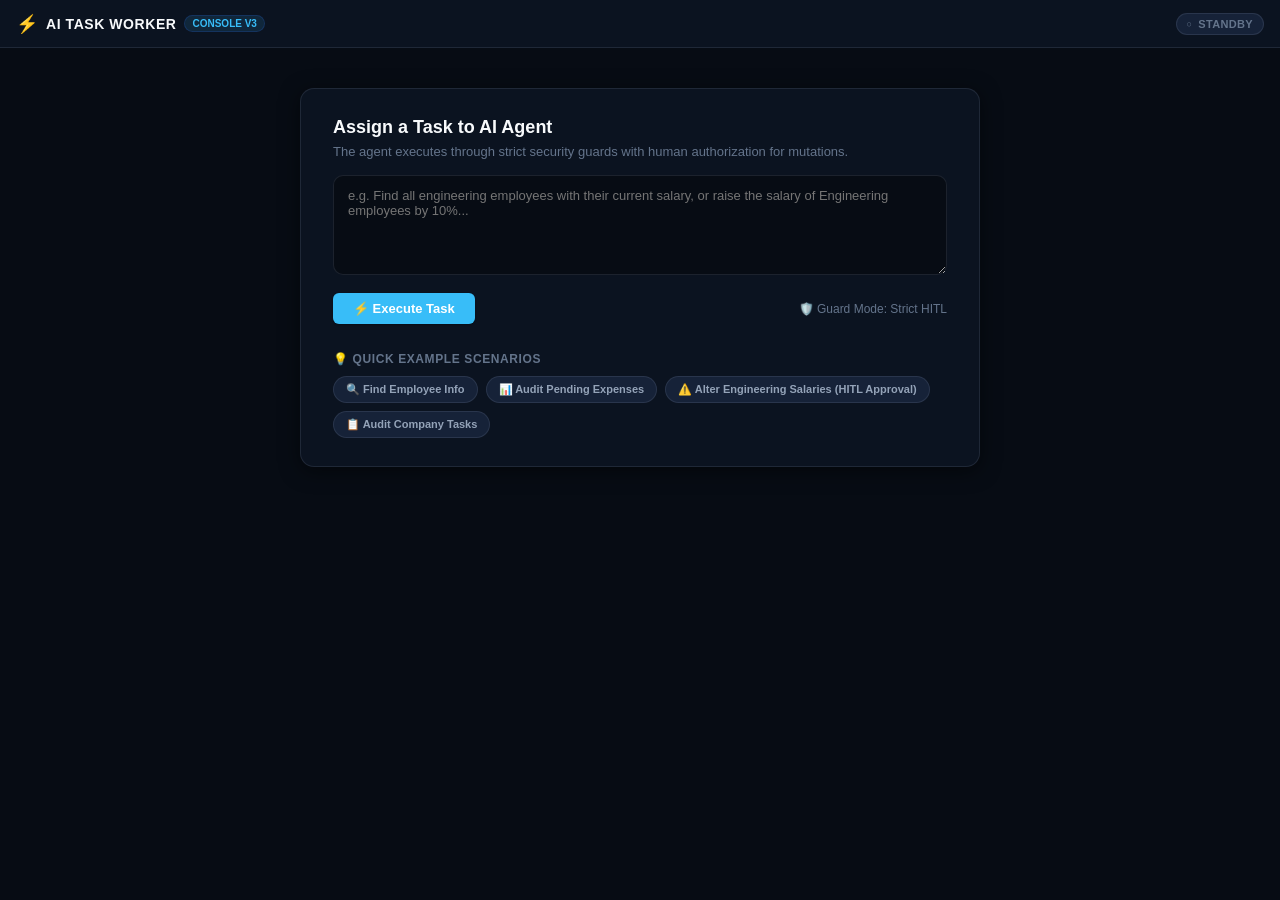
<file: frontend-ai/index.html>
<!DOCTYPE html>
<html lang="en">
<head>
    <meta charset="UTF-8">
    <meta name="viewport" content="width=device-width, initial-scale=1.0">
    <title>AI Task Worker</title>
    <link rel="stylesheet" href="styles/tokens.css">
    <link rel="stylesheet" href="styles/base.css">
    <link rel="stylesheet" href="styles/components.css">
    <link rel="stylesheet" href="styles/motion.css">
</head>
<body>
    <div id="app">
        <!-- Components will mount here -->
    </div>
    
    <script type="module" src="app.js"></script>
</body>
</html>
</file>
<file: frontend-ai/styles/tokens.css>
:root {
    --font-sans: 'Inter', -apple-system, BlinkMacSystemFont, 'Segoe UI', Roboto, Helvetica, Arial, sans-serif;
    --font-mono: 'JetBrains Mono', 'Fira Code', 'Cascadia Code', Consolas, Monaco, monospace;
    
    --color-page: #070c14;
    --color-surface: #0b1320;
    --color-surface-hover: #162238;
    --color-surface-card: #0f1a2e;
    --color-ink: #f8fafc;
    --color-ink-secondary: #94a3b8;
    --color-muted: #64748b;
    --color-border: rgba(148, 163, 184, 0.15);
    --color-border-subtle: rgba(148, 163, 184, 0.08);
    
    --color-primary: #38bdf8;
    --color-primary-soft: rgba(56, 189, 248, 0.12);
    --color-primary-hover: #0284c7;
    
    --color-ok: #10b981;
    --color-ok-soft: rgba(16, 185, 129, 0.12);
    --color-ok-border: rgba(16, 185, 129, 0.3);
    
    --color-warn: #f59e0b;
    --color-warn-soft: rgba(245, 158, 11, 0.12);
    --color-warn-border: rgba(245, 158, 11, 0.3);
    
    --color-danger: #ef4444;
    --color-danger-soft: rgba(239, 68, 68, 0.12);
    --color-danger-border: rgba(239, 68, 68, 0.3);
    
    --color-purple: #a855f7;
    --color-purple-soft: rgba(168, 85, 247, 0.12);
    
    --shadow-sm: 0 1px 2px 0 rgba(0, 0, 0, 0.3);
    --shadow-md: 0 4px 6px -1px rgba(0, 0, 0, 0.4), 0 2px 4px -1px rgba(0, 0, 0, 0.2);
    --shadow-lg: 0 10px 15px -3px rgba(0, 0, 0, 0.5), 0 4px 6px -2px rgba(0, 0, 0, 0.3);
    --shadow-card: 0 4px 20px rgba(0, 0, 0, 0.5);
    
    --radius-sm: 6px;
    --radius-md: 10px;
    --radius-lg: 14px;
    --radius-full: 9999px;
}
</file>
<file: frontend-ai/styles/base.css>
* {
    box-sizing: border-box;
}

html, body {
    background: var(--color-page);
    color: var(--color-ink);
    font-family: var(--font-sans);
    margin: 0;
    padding: 0;
    -webkit-font-smoothing: antialiased;
    -moz-osx-font-smoothing: grayscale;
    height: 100vh;
    max-height: 100vh;
    overflow: hidden; /* STRICT: No outer scrollbar */
}

/* Classic Smooth Scrollbars for Inner Scrollable Areas */
::-webkit-scrollbar {
    width: 6px;
    height: 6px;
}

::-webkit-scrollbar-track {
    background: var(--color-page);
}

::-webkit-scrollbar-thumb {
    background: var(--color-border);
    border-radius: 4px;
}

::-webkit-scrollbar-thumb:hover {
    background: var(--color-muted);
}

code, pre {
    font-family: var(--font-mono);
}
</file>
<file: frontend-ai/styles/components.css>
/* Empty State Landing Screen */
.empty-state-wrapper {
    max-width: 680px;
    margin: 40px auto;
    background: var(--color-surface);
    border: 1px solid var(--color-border);
    border-radius: var(--radius-lg);
    padding: 28px 32px;
    box-shadow: var(--shadow-card);
}

.empty-state-wrapper h2 {
    margin: 0 0 6px;
    font-size: 18px;
    font-weight: 800;
    color: var(--color-ink);
}

.empty-subtitle {
    font-size: 13px;
    color: var(--color-muted);
    margin-bottom: 16px;
}

.task-input-box {
    width: 100%;
    min-height: 100px;
    padding: 12px 14px;
    border: 1px solid var(--color-border);
    border-radius: var(--radius-md);
    font-family: var(--font-sans);
    font-size: 13px;
    color: var(--color-ink);
    background: var(--color-page);
    resize: vertical;
    outline: none;
    margin-bottom: 14px;
    box-sizing: border-box;
    transition: border-color 0.2s ease;
}

.task-input-box:focus {
    border-color: var(--color-primary);
    background: #0f1a2e;
    color: #f8fafc;
    box-shadow: 0 0 0 3px var(--color-primary-soft);
}

.btn-execute {
    background: var(--color-primary);
    color: #ffffff;
    border: none;
    padding: 8px 20px;
    border-radius: var(--radius-sm);
    font-size: 13px;
    font-weight: 700;
    cursor: pointer;
    box-shadow: var(--shadow-sm);
    transition: all 0.15s ease;
}

.btn-execute:hover {
    background: var(--color-primary-hover);
}

.preset-pills {
    display: flex;
    flex-wrap: wrap;
    gap: 8px;
}

.preset-chip {
    background: var(--color-surface-hover);
    border: 1px solid var(--color-border);
    padding: 6px 12px;
    border-radius: var(--radius-full);
    font-size: 11px;
    font-weight: 600;
    color: var(--color-ink-secondary);
    cursor: pointer;
    transition: all 0.15s ease;
}

.preset-chip:hover {
    background: var(--color-primary-soft);
    color: var(--color-primary);
    border-color: rgba(37, 99, 235, 0.3);
}

/* Main Layout Container */
.executive-console-root {
    display: flex;
    flex-direction: column;
    height: calc(100vh - 58px);
    width: 100%;
    max-width: 1360px;
    margin: 0 auto;
    padding: 10px 16px 8px;
    gap: 10px;
    box-sizing: border-box;
    overflow: hidden;
}


/* ==============================================================
   1. APP HEADER
   ============================================================== */
.app-header {
    display: flex;
    justify-content: space-between;
    align-items: center;
    height: 48px;
    padding: 0 16px;
    background: var(--color-surface);
    border-bottom: 1px solid var(--color-border);
    flex-shrink: 0;
}

.brand {
    display: flex;
    align-items: center;
    gap: 8px;
}

.brand-icon {
    font-size: 18px;
    color: var(--color-primary);
}

.brand-title {
    font-size: 14px;
    font-weight: 700;
    letter-spacing: 0.04em;
    color: var(--color-ink);
}

.brand-badge {
    font-size: 10px;
    font-weight: 700;
    text-transform: uppercase;
    background: var(--color-primary-soft);
    color: var(--color-primary);
    padding: 2px 7px;
    border-radius: var(--radius-full);
    border: 1px solid rgba(37, 99, 235, 0.2);
}

.header-right-controls {
    display: flex;
    align-items: center;
    gap: 10px;
}

.header-status-badge {
    display: inline-flex;
    align-items: center;
    gap: 6px;
    padding: 4px 10px;
    border-radius: var(--radius-full);
    font-size: 11px;
    font-weight: 700;
    letter-spacing: 0.03em;
}

.header-status-badge.running {
    background: var(--color-primary-soft);
    color: var(--color-primary);
    border: 1px solid rgba(37, 99, 235, 0.25);
}

.header-status-badge.blocked {
    background: var(--color-warn-soft);
    color: var(--color-warn);
    border: 1px solid var(--color-warn-border);
}

.header-status-badge.done {
    background: var(--color-ok-soft);
    color: var(--color-ok);
    border: 1px solid var(--color-ok-border);
}

.header-status-badge.failed {
    background: var(--color-danger-soft);
    color: var(--color-danger);
    border: 1px solid var(--color-danger-border);
}

.header-status-badge.standby {
    background: var(--color-surface-hover);
    color: var(--color-muted);
    border: 1px solid var(--color-border);
}

.status-indicator-dot {
    font-size: 9px;
}

.header-metric-pill {
    display: inline-flex;
    align-items: center;
    gap: 5px;
    background: var(--color-surface-hover);
    border: 1px solid var(--color-border);
    padding: 4px 9px;
    border-radius: var(--radius-full);
    font-size: 11px;
    color: var(--color-ink-secondary);
}

.btn-header-stop {
    background: var(--color-danger-soft);
    color: var(--color-danger);
    border: 1px solid var(--color-danger-border);
    padding: 4px 10px;
    border-radius: var(--radius-sm);
    font-size: 11px;
    font-weight: 600;
    cursor: pointer;
    transition: all 0.15s ease;
}

.btn-header-stop:hover {
    background: var(--color-danger);
    color: #ffffff;
}

.btn-header-new {
    background: var(--color-primary);
    color: #ffffff;
    border: none;
    padding: 5px 12px;
    border-radius: var(--radius-sm);
    font-size: 11px;
    font-weight: 600;
    cursor: pointer;
    box-shadow: var(--shadow-sm);
    transition: all 0.15s ease;
}

.btn-header-new:hover {
    background: var(--color-primary-hover);
}

/* ==============================================================
   2. TOP LAYER: TASK SUMMARY BAR
   ============================================================== */
.console-task-bar {
    background: var(--color-surface);
    border: 1px solid var(--color-border);
    border-radius: var(--radius-md);
    box-shadow: var(--shadow-sm);
    flex-shrink: 0;
    transition: all 0.2s ease;
}

.task-bar-main {
    display: flex;
    justify-content: space-between;
    align-items: center;
    padding: 8px 14px;
    cursor: pointer;
    gap: 12px;
}

.task-bar-left {
    display: flex;
    align-items: center;
    gap: 8px;
    min-width: 0;
    flex: 1;
}

.task-label-tag {
    font-size: 10px;
    font-weight: 800;
    text-transform: uppercase;
    letter-spacing: 0.05em;
    background: var(--color-surface-hover);
    color: var(--color-muted);
    padding: 2px 6px;
    border-radius: 4px;
    flex-shrink: 0;
}

.task-preview-text {
    font-size: 13px;
    font-weight: 600;
    color: var(--color-ink);
    white-space: nowrap;
    overflow: hidden;
    text-overflow: ellipsis;
}

.task-bar-right {
    display: flex;
    align-items: center;
    gap: 8px;
    flex-shrink: 0;
}

.meta-tag {
    font-size: 11px;
    color: var(--color-muted);
    background: var(--color-surface-hover);
    padding: 3px 8px;
    border-radius: 4px;
    border: 1px solid var(--color-border);
}

.btn-task-toggle {
    background: none;
    border: 1px solid var(--color-border);
    font-size: 11px;
    font-weight: 600;
    color: var(--color-primary);
    padding: 3px 9px;
    border-radius: 4px;
    cursor: pointer;
}

.btn-task-toggle:hover {
    background: var(--color-primary-soft);
}

.task-bar-expanded {
    padding: 10px 14px 12px;
    border-top: 1px solid var(--color-border);
    background: var(--color-page);
    font-size: 12px;
    color: var(--color-ink);
    line-height: 1.5;
}

.expanded-instructions-heading {
    font-size: 11px;
    font-weight: 700;
    text-transform: uppercase;
    letter-spacing: 0.05em;
    color: var(--color-muted);
    margin-bottom: 6px;
}

.expanded-instructions-text {
    margin-bottom: 10px;
    white-space: pre-wrap;
    background: var(--color-surface);
    padding: 8px 12px;
    border-radius: 6px;
    border: 1px solid var(--color-border);
    font-size: 12px;
    line-height: 1.6;
}

.expanded-meta-row {
    display: flex;
    justify-content: space-between;
    align-items: center;
    font-size: 11px;
    color: var(--color-muted);
}

.btn-cancel-task-inline {
    background: var(--color-danger-soft);
    color: var(--color-danger);
    border: 1px solid var(--color-danger-border);
    padding: 3px 8px;
    border-radius: 4px;
    font-size: 11px;
    cursor: pointer;
}

/* ==============================================================
   3. HORIZONTAL EXECUTION PHASE STEPPER
   ============================================================== */
.stepper-container {
    background: var(--color-surface);
    border: 1px solid var(--color-border);
    border-radius: var(--radius-md);
    padding: 8px 16px;
    box-shadow: var(--shadow-sm);
    flex-shrink: 0;
}

.stepper-track {
    display: flex;
    align-items: center;
    justify-content: space-between;
    width: 100%;
}

.stepper-node {
    display: flex;
    align-items: center;
    gap: 7px;
    position: relative;
    z-index: 2;
}

.stepper-dot {
    width: 22px;
    height: 22px;
    border-radius: 50%;
    display: flex;
    align-items: center;
    justify-content: center;
    font-size: 10px;
    font-weight: 700;
    background: var(--color-surface-hover);
    color: var(--color-muted);
    border: 1.5px solid var(--color-border);
    transition: all 0.2s ease;
}

.stepper-label {
    font-size: 11px;
    font-weight: 700;
    letter-spacing: 0.04em;
    color: var(--color-muted);
    text-transform: uppercase;
}

/* Stepper Node Statuses */
.stepper-node.success .stepper-dot {
    background: var(--color-ok);
    color: #ffffff;
    border-color: var(--color-ok);
}

.stepper-node.success .stepper-label {
    color: var(--color-ok);
}

.stepper-node.running .stepper-dot {
    background: var(--color-primary);
    color: #ffffff;
    border-color: var(--color-primary);
    box-shadow: 0 0 0 3px var(--color-primary-soft);
    animation: pulseRing 1.8s infinite;
}

.stepper-node.running .stepper-label {
    color: var(--color-primary);
}

.stepper-node.approval .stepper-dot {
    background: var(--color-warn);
    color: #ffffff;
    border-color: var(--color-warn);
    box-shadow: 0 0 0 3px var(--color-warn-soft);
}

.stepper-node.approval .stepper-label {
    color: var(--color-warn);
}

.stepper-node.failed .stepper-dot {
    background: var(--color-danger);
    color: #ffffff;
    border-color: var(--color-danger);
}

.stepper-node.failed .stepper-label {
    color: var(--color-danger);
}

.stepper-line {
    flex: 1;
    height: 2px;
    background: var(--color-border);
    margin: 0 10px;
    transition: background 0.3s ease;
}

.stepper-line.passed {
    background: var(--color-ok);
}

@keyframes pulseRing {
    0% { box-shadow: 0 0 0 0 rgba(37, 99, 235, 0.4); }
    70% { box-shadow: 0 0 0 6px rgba(37, 99, 235, 0); }
    100% { box-shadow: 0 0 0 0 rgba(37, 99, 235, 0); }
}

/* ==============================================================
   4. HERO LIVE EXECUTION TIMELINE (~70% OF SCREEN)
   ============================================================== */
.live-execution-timeline-container {
    background: var(--color-surface);
    border: 1px solid var(--color-border);
    border-radius: var(--radius-md);
    box-shadow: var(--shadow-sm);
    display: flex;
    flex-direction: column;
    flex: 1;
    min-height: 0;
    overflow: hidden;
}

.timeline-section-header {
    display: flex;
    justify-content: space-between;
    align-items: center;
    padding: 8px 14px;
    background: var(--color-page);
    border-bottom: 1px solid var(--color-border);
    flex-shrink: 0;
}

.timeline-title {
    display: flex;
    align-items: center;
    gap: 7px;
    font-size: 12px;
    font-weight: 800;
    letter-spacing: 0.05em;
    color: var(--color-ink);
}

.pulse-indicator {
    color: var(--color-primary);
    font-size: 10px;
    animation: blinkDot 1.4s infinite;
}

@keyframes blinkDot {
    0%, 100% { opacity: 1; }
    50% { opacity: 0.3; }
}

.timeline-meta {
    font-size: 11px;
    color: var(--color-muted);
    display: flex;
    align-items: center;
    gap: 6px;
}

.live-stream-scrollable-area {
    flex: 1;
    overflow-y: auto;
    padding: 10px 14px;
    display: flex;
    flex-direction: column;
    gap: 10px;
}

/* Subgoal Stream Card */
.subgoal-stream-card {
    background: var(--color-surface);
    border: 1px solid var(--color-border);
    border-radius: var(--radius-sm);
    padding: 10px 12px;
    transition: all 0.2s ease;
}

.subgoal-stream-card.active {
    border-color: rgba(37, 99, 235, 0.4);
    box-shadow: 0 0 0 1px rgba(37, 99, 235, 0.1);
}

.subgoal-stream-card.done {
    border-color: var(--color-border);
    background: #fafcfb;
}

.subgoal-card-header {
    display: flex;
    justify-content: space-between;
    align-items: center;
    margin-bottom: 8px;
}

.subgoal-header-left {
    display: flex;
    align-items: center;
    gap: 8px;
}

.subgoal-number-badge {
    width: 20px;
    height: 20px;
    border-radius: 4px;
    background: var(--color-surface-hover);
    color: var(--color-muted);
    font-size: 10px;
    font-weight: 700;
    display: flex;
    align-items: center;
    justify-content: center;
    border: 1px solid var(--color-border);
}

.subgoal-number-badge.done {
    background: var(--color-ok);
    color: #ffffff;
    border-color: var(--color-ok);
}

.subgoal-number-badge.active {
    background: var(--color-primary);
    color: #ffffff;
    border-color: var(--color-primary);
}

.subgoal-header-title {
    font-size: 13px;
    font-weight: 700;
    color: var(--color-ink);
}

.subgoal-status-badge {
    font-size: 10px;
    font-weight: 700;
    padding: 2px 7px;
    border-radius: 4px;
    letter-spacing: 0.03em;
}

.subgoal-status-badge.done {
    background: var(--color-ok-soft);
    color: var(--color-ok);
}

.subgoal-status-badge.active {
    background: var(--color-primary-soft);
    color: var(--color-primary);
}

.subgoal-status-badge.pending {
    background: var(--color-surface-hover);
    color: var(--color-muted);
}

/* 4-Facet Execution Tree */
.subgoal-facet-tree {
    display: flex;
    flex-direction: column;
    gap: 4px;
    margin-left: 8px;
    padding-left: 12px;
    border-left: 2px solid var(--color-border);
}

.facet-tree-row {
    display: flex;
    justify-content: space-between;
    align-items: center;
    padding: 5px 8px;
    background: var(--color-page);
    border-radius: 4px;
    border: 1px solid var(--color-border-subtle);
    font-size: 12px;
    cursor: pointer;
    transition: all 0.15s ease;
}

.facet-tree-row:hover {
    background: var(--color-surface-hover);
    border-color: var(--color-border);
}

.facet-row-left {
    display: flex;
    align-items: center;
    gap: 8px;
    min-width: 0;
    flex: 1;
}

.facet-icon {
    font-size: 13px;
    flex-shrink: 0;
}

.facet-name-pill {
    font-size: 9px;
    font-weight: 800;
    text-transform: uppercase;
    letter-spacing: 0.05em;
    padding: 2px 5px;
    border-radius: 3px;
    flex-shrink: 0;
}

.facet-name-pill.decide { background: #fef3c7; color: #b45309; }
.facet-name-pill.guard { background: #dbeafe; color: #1e40af; }
.facet-name-pill.act { background: #e0e7ff; color: #3730a3; }
.facet-name-pill.verify { background: #d1fae5; color: #065f46; }

.facet-title-text {
    font-weight: 600;
    color: var(--color-ink);
    flex-shrink: 0;
}

.facet-preview-text {
    color: var(--color-muted);
    font-size: 11px;
    white-space: nowrap;
    overflow: hidden;
    text-overflow: ellipsis;
    min-width: 0;
}

.facet-row-right {
    display: flex;
    align-items: center;
    gap: 8px;
    flex-shrink: 0;
}

.btn-facet-view-response {
    background: none;
    border: none;
    font-size: 11px;
    color: var(--color-primary);
    font-weight: 600;
    cursor: pointer;
    padding: 2px 6px;
    border-radius: 3px;
}

.btn-facet-view-response:hover {
    background: var(--color-primary-soft);
}

.facet-status-pill {
    font-size: 10px;
    font-weight: 700;
    padding: 2px 6px;
    border-radius: 3px;
}

.facet-status-pill.ok { background: var(--color-ok-soft); color: var(--color-ok); }
.facet-status-pill.running { background: var(--color-primary-soft); color: var(--color-primary); }
.facet-status-pill.warn { background: var(--color-warn-soft); color: var(--color-warn); }
.facet-status-pill.pending { color: var(--color-muted); }

/* Human In The Loop Inline Approval Panel */
.hitl-inline-approval-panel {
    background: rgba(245, 158, 11, 0.07);
    border: 1.5px solid rgba(245, 158, 11, 0.4);
    border-radius: var(--radius-sm);
    padding: 12px 14px;
    margin: 8px 0;
    box-shadow: 0 4px 20px rgba(0, 0, 0, 0.4), 0 0 15px rgba(245, 158, 11, 0.12);
    animation: flashBorder 2.5s infinite ease-in-out;
}

@keyframes flashBorder {
    0%, 100% { border-color: rgba(245, 158, 11, 0.35); box-shadow: 0 4px 20px rgba(0, 0, 0, 0.4), 0 0 12px rgba(245, 158, 11, 0.1); }
    50% { border-color: rgba(245, 158, 11, 0.7); box-shadow: 0 4px 25px rgba(0, 0, 0, 0.5), 0 0 20px rgba(245, 158, 11, 0.25); }
}

.hitl-panel-header {
    display: flex;
    justify-content: space-between;
    align-items: flex-start;
    margin-bottom: 6px;
}

.badge-risk {
    font-size: 10px;
    font-weight: 800;
    padding: 2px 6px;
    border-radius: 3px;
    text-transform: uppercase;
}

.badge-risk.high { background: rgba(239, 68, 68, 0.2); color: #fca5a5; border: 1px solid rgba(239, 68, 68, 0.4); }
.badge-risk.critical { background: rgba(220, 38, 38, 0.3); color: #fecaca; border: 1px solid rgba(220, 38, 38, 0.6); }

.hitl-preview-box {
    background: #070c14;
    border: 1px solid rgba(245, 158, 11, 0.25);
    border-radius: 4px;
    padding: 8px;
    margin-bottom: 8px;
}

.hitl-args-preview {
    margin: 0;
    font-size: 11px;
    font-family: var(--font-mono);
    color: #cbd5e1;
    max-height: 100px;
    overflow-y: auto;
}

.hitl-actions-row {
    display: flex;
    justify-content: flex-end;
    gap: 8px;
    margin-top: 6px;
}

.btn-hitl-deny {
    background: rgba(239, 68, 68, 0.1);
    border: 1px solid rgba(239, 68, 68, 0.4);
    color: #f87171;
    padding: 5px 12px;
    border-radius: 4px;
    font-size: 11px;
    font-weight: 700;
    cursor: pointer;
    transition: all 0.2s;
}

.btn-hitl-deny:hover {
    background: rgba(239, 68, 68, 0.2);
    border-color: #ef4444;
}

.btn-hitl-approve {
    background: #059669;
    border: none;
    color: #ffffff;
    padding: 5px 14px;
    border-radius: 4px;
    font-size: 11px;
    font-weight: 700;
    cursor: pointer;
    box-shadow: var(--shadow-sm);
    transition: all 0.2s;
}

.btn-hitl-approve:hover { background: #047857; }

/* ==============================================================
   5. FINAL VERIFIED OUTCOME CARD
   ============================================================== */
.completion-outcome-card {
    background: linear-gradient(180deg, rgba(16, 185, 129, 0.08) 0%, rgba(11, 19, 32, 0.95) 100%);
    border: 1px solid rgba(16, 185, 129, 0.35);
    border-radius: var(--radius-sm);
    padding: 14px 16px;
    box-shadow: 0 4px 20px rgba(0, 0, 0, 0.4);
}

.completion-outcome-card.failed {
    background: linear-gradient(180deg, rgba(239, 68, 68, 0.1) 0%, rgba(11, 19, 32, 0.95) 100%);
    border-color: rgba(239, 68, 68, 0.35);
    box-shadow: 0 4px 20px rgba(0, 0, 0, 0.4);
}

.outcome-header-row {
    display: flex;
    justify-content: space-between;
    align-items: center;
    margin-bottom: 12px;
}

.outcome-title-group {
    display: flex;
    align-items: center;
    gap: 12px;
}

.outcome-badge {
    width: 26px;
    height: 26px;
    border-radius: 50%;
    background: var(--color-ok);
    color: #ffffff;
    display: flex;
    align-items: center;
    justify-content: center;
    font-size: 13px;
    font-weight: 800;
    flex-shrink: 0;
}

.completion-outcome-card.failed .outcome-badge {
    background: var(--color-danger);
}

.outcome-heading {
    font-size: 13px;
    font-weight: 800;
    color: #f8fafc;
    letter-spacing: 0.02em;
}

.outcome-subheading {
    font-size: 11px;
    color: #94a3b8;
    margin-top: 2px;
}

.btn-view-report {
    background: rgba(15, 23, 42, 0.9);
    border: 1px solid rgba(56, 189, 248, 0.4);
    color: #38bdf8;
    font-weight: 700;
    font-size: 11px;
    padding: 6px 14px;
    border-radius: 6px;
    cursor: pointer;
    transition: all 0.2s ease;
}

.btn-view-report:hover {
    background: rgba(56, 189, 248, 0.15);
    border-color: #38bdf8;
    color: #ffffff;
    box-shadow: 0 0 10px rgba(56, 189, 248, 0.2);
}

.outcome-subgoal-pills {
    display: flex;
    flex-wrap: wrap;
    gap: 6px;
    margin-bottom: 12px;
}

.outcome-pill {
    font-size: 11px;
    padding: 4px 10px;
    border-radius: 4px;
    background: rgba(15, 23, 42, 0.7);
    border: 1px solid rgba(148, 163, 184, 0.2);
    color: #cbd5e1;
}

.outcome-pill.done {
    background: rgba(16, 185, 129, 0.12);
    border-color: rgba(16, 185, 129, 0.4);
    color: #34d399;
    font-weight: 600;
}

.outcome-stats-grid {
    display: grid;
    grid-template-columns: repeat(3, 1fr);
    gap: 8px;
    background: rgba(7, 12, 20, 0.6);
    border: 1px solid rgba(148, 163, 184, 0.12);
    padding: 8px 12px;
    border-radius: 6px;
}

.outcome-stat {
    display: flex;
    flex-direction: column;
    gap: 2px;
}

.stat-label {
    font-size: 9px;
    font-weight: 700;
    color: #64748b;
    text-transform: uppercase;
    letter-spacing: 0.05em;
}

.stat-value {
    font-size: 12px;
    font-weight: 700;
    color: #f8fafc;
    font-family: var(--font-mono);
}

/* ==============================================================
   6. COMPACT LIVE EVENT STREAM (FOOTER BAR)
   ============================================================== */
.footer-live-event-bar {
    display: flex;
    justify-content: space-between;
    align-items: center;
    background: var(--color-surface);
    border: 1px solid var(--color-border);
    border-radius: var(--radius-md);
    padding: 6px 14px;
    box-shadow: var(--shadow-sm);
    flex-shrink: 0;
}

.footer-left-events {
    display: flex;
    align-items: center;
    gap: 12px;
    min-width: 0;
    flex: 1;
}

.footer-events-title {
    font-size: 10px;
    font-weight: 800;
    letter-spacing: 0.05em;
    color: var(--color-muted);
    background: var(--color-surface-hover);
    padding: 2px 6px;
    border-radius: 4px;
    flex-shrink: 0;
}

.footer-events-ticker {
    display: flex;
    gap: 14px;
    min-width: 0;
    overflow: hidden;
}

.ticker-item {
    display: flex;
    align-items: center;
    gap: 6px;
    font-size: 11px;
    color: var(--color-ink-secondary);
    white-space: nowrap;
}

.ticker-time {
    font-family: var(--font-mono);
    color: var(--color-muted);
    font-size: 10px;
}

.ticker-icon {
    font-size: 10px;
}

.ticker-item.ok .ticker-icon { color: var(--color-ok); }
.ticker-item.warn .ticker-icon { color: var(--color-warn); }
.ticker-item.guard .ticker-icon { color: var(--color-primary); }

.btn-open-full-trace {
    background: none;
    border: 1px solid var(--color-border);
    font-size: 11px;
    font-weight: 600;
    color: var(--color-primary);
    padding: 4px 10px;
    border-radius: 4px;
    cursor: pointer;
    flex-shrink: 0;
}

.btn-open-full-trace:hover {
    background: var(--color-primary-soft);
}

/* ==============================================================
   7. RIGHT-SIDE INSPECTOR DRAWER
   ============================================================== */
.inspector-drawer-overlay {
    position: fixed;
    top: 0;
    left: 0;
    right: 0;
    bottom: 0;
    background: rgba(15, 23, 42, 0.35);
    backdrop-filter: blur(2px);
    z-index: 9999;
    display: flex;
    justify-content: flex-end;
    animation: fadeIn 0.15s ease-out;
}

.inspector-drawer-panel {
    width: 480px;
    max-width: 90vw;
    height: 100vh;
    background: var(--color-surface);
    box-shadow: -8px 0 25px rgba(0, 0, 0, 0.15);
    display: flex;
    flex-direction: column;
    animation: slideInRight 0.2s cubic-bezier(0.16, 1, 0.3, 1);
}

@keyframes slideInRight {
    from { transform: translateX(100%); }
    to { transform: translateX(0); }
}

@keyframes fadeIn {
    from { opacity: 0; }
    to { opacity: 1; }
}

.inspector-drawer-header {
    display: flex;
    justify-content: space-between;
    align-items: center;
    padding: 14px 16px;
    border-bottom: 1px solid var(--color-border);
    background: var(--color-page);
}

.inspector-title-group {
    display: flex;
    align-items: center;
    gap: 8px;
    min-width: 0;
}

.inspector-facet-pill {
    font-size: 10px;
    font-weight: 800;
    padding: 2px 6px;
    border-radius: 4px;
    text-transform: uppercase;
}

.inspector-facet-pill.act { background: #e0e7ff; color: #3730a3; }
.inspector-facet-pill.verify { background: #d1fae5; color: #065f46; }
.inspector-facet-pill.decide { background: #fef3c7; color: #b45309; }
.inspector-facet-pill.guard { background: #dbeafe; color: #1e40af; }

.inspector-drawer-title {
    margin: 0;
    font-size: 14px;
    font-weight: 700;
    color: var(--color-ink);
    white-space: nowrap;
    overflow: hidden;
    text-overflow: ellipsis;
}

.btn-drawer-close {
    background: none;
    border: none;
    font-size: 16px;
    color: var(--color-muted);
    cursor: pointer;
    padding: 4px 8px;
    border-radius: 4px;
}

.btn-drawer-close:hover {
    background: var(--color-surface-hover);
    color: var(--color-ink);
}

.inspector-drawer-meta-bar {
    display: flex;
    align-items: center;
    gap: 12px;
    padding: 8px 16px;
    background: var(--color-surface);
    border-bottom: 1px solid var(--color-border);
    font-size: 11px;
}

.drawer-meta-item strong {
    color: var(--color-muted);
}

.drawer-meta-item code {
    background: var(--color-surface-hover);
    padding: 2px 4px;
    border-radius: 3px;
    font-family: var(--font-mono);
}

.badge-status.good { color: var(--color-ok); font-weight: 700; }
.badge-status.bad { color: var(--color-danger); font-weight: 700; }

.scrollable-drawer-content {
    flex: 1;
    overflow-y: auto;
    padding: 14px 16px;
    display: flex;
    flex-direction: column;
    gap: 14px;
}

.drawer-section-heading {
    font-size: 11px;
    font-weight: 700;
    text-transform: uppercase;
    letter-spacing: 0.04em;
    color: var(--color-muted);
}

.btn-copy-code {
    background: none;
    border: 1px solid var(--color-border);
    font-size: 10px;
    padding: 2px 6px;
    border-radius: 3px;
    cursor: pointer;
    color: var(--color-primary);
}

.code-block-viewer {
    margin: 6px 0 0;
    background: #0f172a;
    color: #f8fafc;
    padding: 12px;
    border-radius: 6px;
    font-family: var(--font-mono);
    font-size: 11px;
    line-height: 1.45;
    white-space: pre-wrap;
    word-break: break-word;
    max-height: 380px;
    overflow-y: auto;
}

.verifier-callout {
    margin-top: 6px;
    background: var(--color-ok-soft);
    border: 1px solid var(--color-ok-border);
    padding: 10px;
    border-radius: 4px;
    font-size: 11px;
    color: #065f46;
    white-space: pre-wrap;
    font-family: var(--font-mono);
}

.inspector-drawer-footer {
    padding: 12px 16px;
    border-top: 1px solid var(--color-border);
    background: var(--color-page);
    display: flex;
    justify-content: flex-end;
}

.btn-primary-compact {
    background: var(--color-primary);
    color: #ffffff;
    border: none;
    padding: 6px 14px;
    border-radius: 4px;
    font-size: 12px;
    font-weight: 600;
    cursor: pointer;
}
</file>
<file: frontend-ai/styles/motion.css>
@media (prefers-reduced-motion: no-preference) {
    .enter-anim {
        animation: riseIn 160ms cubic-bezier(.2,.7,.2,1) forwards;
    }
    
    @keyframes riseIn {
        from {
            opacity: 0;
            transform: translateY(8px);
        }
        to {
            opacity: 1;
            transform: translateY(0);
        }
    }
}
</file>
